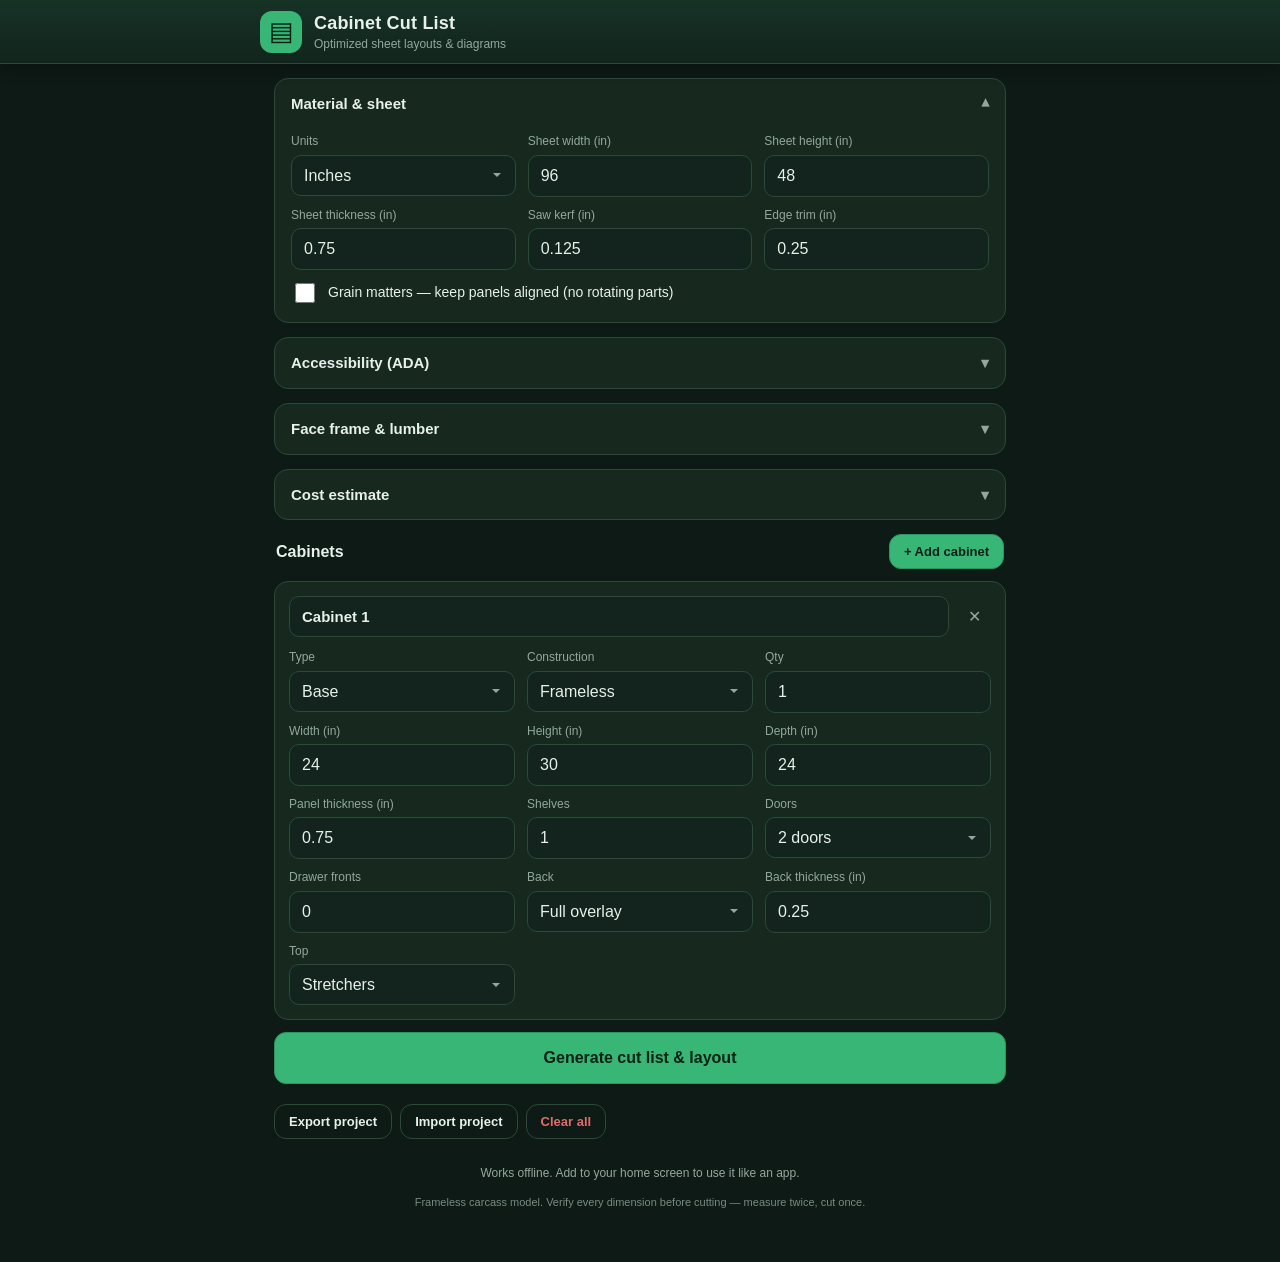
<file: index.html>
<!DOCTYPE html>
<html lang="en">
<head>
  <meta charset="UTF-8" />
  <meta name="viewport" content="width=device-width, initial-scale=1, viewport-fit=cover" />
  <meta name="theme-color" content="#12241d" />
  <meta name="apple-mobile-web-app-capable" content="yes" />
  <meta name="apple-mobile-web-app-status-bar-style" content="black-translucent" />
  <meta name="apple-mobile-web-app-title" content="Cut List" />
  <meta name="description" content="Cabinet cut list and sheet-nesting optimizer with optional ADA specs." />
  <link rel="manifest" href="manifest.webmanifest" />
  <link rel="apple-touch-icon" href="icons/apple-touch-icon.png" />
  <link rel="icon" href="icons/icon-192.png" />
  <link rel="stylesheet" href="css/styles.css" />
  <title>Cabinet Cut List</title>
</head>
<body>
  <header class="app-bar">
    <div class="app-bar-inner">
      <span class="logo">▤</span>
      <div>
        <h1>Cabinet Cut List</h1>
        <p class="tagline">Optimized sheet layouts &amp; diagrams</p>
      </div>
    </div>
  </header>

  <main>
    <!-- Material / sheet settings -->
    <details class="panel" open>
      <summary>Material &amp; sheet</summary>
      <div class="panel-body">
        <div class="field-grid">
          <label class="field">
            <span class="field-label">Units</span>
            <select id="unit" class="field-input">
              <option value="in">Inches</option>
              <option value="mm">Millimetres</option>
            </select>
          </label>
          <label class="field">
            <span class="field-label">Sheet width (<span class="unit-suffix">in</span>)</span>
            <input id="sheetW" class="field-input" type="number" inputmode="decimal" step="any" />
          </label>
          <label class="field">
            <span class="field-label">Sheet height (<span class="unit-suffix">in</span>)</span>
            <input id="sheetH" class="field-input" type="number" inputmode="decimal" step="any" />
          </label>
          <label class="field">
            <span class="field-label">Sheet thickness (<span class="unit-suffix">in</span>)</span>
            <input id="sheetThk" class="field-input" type="number" inputmode="decimal" step="any" />
          </label>
          <label class="field">
            <span class="field-label">Saw kerf (<span class="unit-suffix">in</span>)</span>
            <input id="kerf" class="field-input" type="number" inputmode="decimal" step="any" />
          </label>
          <label class="field">
            <span class="field-label">Edge trim (<span class="unit-suffix">in</span>)</span>
            <input id="trim" class="field-input" type="number" inputmode="decimal" step="any" />
          </label>
        </div>
        <label class="checkbox-row">
          <input id="grain" type="checkbox" />
          <span>Grain matters — keep panels aligned (no rotating parts)</span>
        </label>
      </div>
    </details>

    <!-- ADA -->
    <details class="panel">
      <summary>Accessibility (ADA)</summary>
      <div class="panel-body">
        <label class="checkbox-row">
          <input id="adaToggle" type="checkbox" />
          <span><strong>Enable ADA build specs</strong> — adds accessible-design targets &amp; checks</span>
        </label>
        <div id="adaSettings" hidden>
          <p class="hint">These feed the per-cabinet ADA checks. Based on the 2010 ADA
            Standards &amp; ICC A117.1. This is a build aid, not a code certification.</p>
          <div class="field-grid">
            <label class="field">
              <span class="field-label">Toe kick height (<span class="unit-suffix">in</span>)</span>
              <input id="toeKick" class="field-input" type="number" inputmode="decimal" step="any" />
            </label>
            <label class="field">
              <span class="field-label">Countertop thickness (<span class="unit-suffix">in</span>)</span>
              <input id="counterThk" class="field-input" type="number" inputmode="decimal" step="any" />
            </label>
            <label class="field">
              <span class="field-label">Wall cab. mounting ht. AFF (<span class="unit-suffix">in</span>)</span>
              <input id="mounting" class="field-input" type="number" inputmode="decimal" step="any" />
            </label>
          </div>
        </div>
      </div>
    </details>

    <!-- Face frame -->
    <details class="panel">
      <summary>Face frame &amp; lumber</summary>
      <div class="panel-body">
        <p class="hint">Set a cabinet's <strong>Construction</strong> to “Face frame” on its card to add a
          solid-lumber face frame. These settings size the frame and price the lumber.</p>
        <div class="field-grid">
          <label class="field">
            <span class="field-label">Stile width (<span class="unit-suffix">in</span>)</span>
            <input id="ffStile" class="field-input" type="number" inputmode="decimal" step="any" />
          </label>
          <label class="field">
            <span class="field-label">Rail width (<span class="unit-suffix">in</span>)</span>
            <input id="ffRail" class="field-input" type="number" inputmode="decimal" step="any" />
          </label>
          <label class="field">
            <span class="field-label">Face frame lumber cost (per <span id="ffUnit">ft</span>)</span>
            <input id="ffCost" class="field-input" type="number" inputmode="decimal" step="any" />
          </label>
          <label class="field">
            <span class="field-label">Solid front board width (<span class="unit-suffix">in</span>)</span>
            <input id="ffBoard" class="field-input" type="number" inputmode="decimal" step="any" />
          </label>
        </div>
        <label class="checkbox-row">
          <input id="ffCenter" type="checkbox" />
          <span>Add a center stile to 2-door face frames</span>
        </label>
        <label class="checkbox-row">
          <input id="ffSolid" type="checkbox" />
          <span><strong>Use the same lumber for door panels &amp; drawer fronts</strong> — build
            fronts from solid stock instead of sheet goods</span>
        </label>
      </div>
    </details>

    <!-- Estimator -->
    <details class="panel">
      <summary>Cost estimate</summary>
      <div class="panel-body">
        <label class="checkbox-row">
          <input id="estToggle" type="checkbox" />
          <span><strong>Enable cost estimate</strong> — build a customer quote from the cut list</span>
        </label>
        <div id="estSettings" hidden>
          <p class="hint">Prices feed an itemized quote (materials, edge banding, hardware,
            labor) with contingency, markup, and tax. All editable — set to 0 to skip a line.</p>
          <div class="field-grid">
            <label class="field">
              <span class="field-label">Currency symbol</span>
              <input id="currency" class="field-input" type="text" maxlength="3" />
            </label>
            <label class="field">
              <span class="field-label">Price per sheet</span>
              <input id="sheetPrice" class="field-input" type="number" inputmode="decimal" step="any" />
            </label>
            <label class="field">
              <span class="field-label">Edge banding (per <span id="bandUnit">ft</span>)</span>
              <input id="bandingPrice" class="field-input" type="number" inputmode="decimal" step="any" />
            </label>
            <label class="field">
              <span class="field-label">Hinge (each)</span>
              <input id="hingePrice" class="field-input" type="number" inputmode="decimal" step="any" />
            </label>
            <label class="field">
              <span class="field-label">Hinges per door</span>
              <input id="hingesPerDoor" class="field-input" type="number" inputmode="numeric" step="1" min="0" />
            </label>
            <label class="field">
              <span class="field-label">Pull / handle (each)</span>
              <input id="pullPrice" class="field-input" type="number" inputmode="decimal" step="any" />
            </label>
            <label class="field">
              <span class="field-label">Drawer slide (per pair)</span>
              <input id="drawerSlidePrice" class="field-input" type="number" inputmode="decimal" step="any" />
            </label>
            <label class="field">
              <span class="field-label">Shelf pin set</span>
              <input id="shelfPinSet" class="field-input" type="number" inputmode="decimal" step="any" />
            </label>
            <label class="field">
              <span class="field-label">Labor rate (per hr)</span>
              <input id="laborRate" class="field-input" type="number" inputmode="decimal" step="any" />
            </label>
            <label class="field">
              <span class="field-label">Hours per cabinet</span>
              <input id="hoursPerCabinet" class="field-input" type="number" inputmode="decimal" step="any" />
            </label>
            <label class="field">
              <span class="field-label">Contingency %</span>
              <input id="contingencyPct" class="field-input" type="number" inputmode="decimal" step="any" />
            </label>
            <label class="field">
              <span class="field-label">Markup %</span>
              <input id="markupPct" class="field-input" type="number" inputmode="decimal" step="any" />
            </label>
            <label class="field">
              <span class="field-label">Tax %</span>
              <input id="taxPct" class="field-input" type="number" inputmode="decimal" step="any" />
            </label>
          </div>
          <label class="checkbox-row">
            <input id="bandingEnabled" type="checkbox" />
            <span>Include edge banding in the estimate</span>
          </label>
        </div>
      </div>
    </details>

    <!-- Cabinets -->
    <section class="cabinets-section">
      <div class="section-head">
        <h2>Cabinets</h2>
        <button id="addCabinet" class="btn primary small">+ Add cabinet</button>
      </div>
      <div id="cabinets"></div>
    </section>

    <div class="actions">
      <button id="generate" class="btn primary">Generate cut list &amp; layout</button>
    </div>

    <!-- Results -->
    <section id="results" class="results" hidden>
      <div class="section-head">
        <h2>Results</h2>
        <div class="result-actions">
          <button id="exportCsv" class="btn small">CSV</button>
          <button id="printBtn" class="btn small">Print / PDF</button>
        </div>
      </div>
      <div id="results-body"></div>
    </section>

    <!-- Project tools -->
    <section class="project-tools">
      <button id="exportJson" class="btn ghost small">Export project</button>
      <button id="importJson" class="btn ghost small">Import project</button>
      <button id="clearBtn" class="btn ghost small danger">Clear all</button>
      <input id="importFile" type="file" accept="application/json" hidden />
    </section>

    <footer class="foot">
      <p>Works offline. Add to your home screen to use it like an app.</p>
      <p class="fine">Frameless carcass model. Verify every dimension before cutting — measure twice, cut once.</p>
    </footer>
  </main>

  <script src="js/packer.js"></script>
  <script src="js/cabinet.js"></script>
  <script src="js/ada.js"></script>
  <script src="js/iso.js"></script>
  <script src="js/estimator.js"></script>
  <script src="js/app.js"></script>
</body>
</html>
</file>
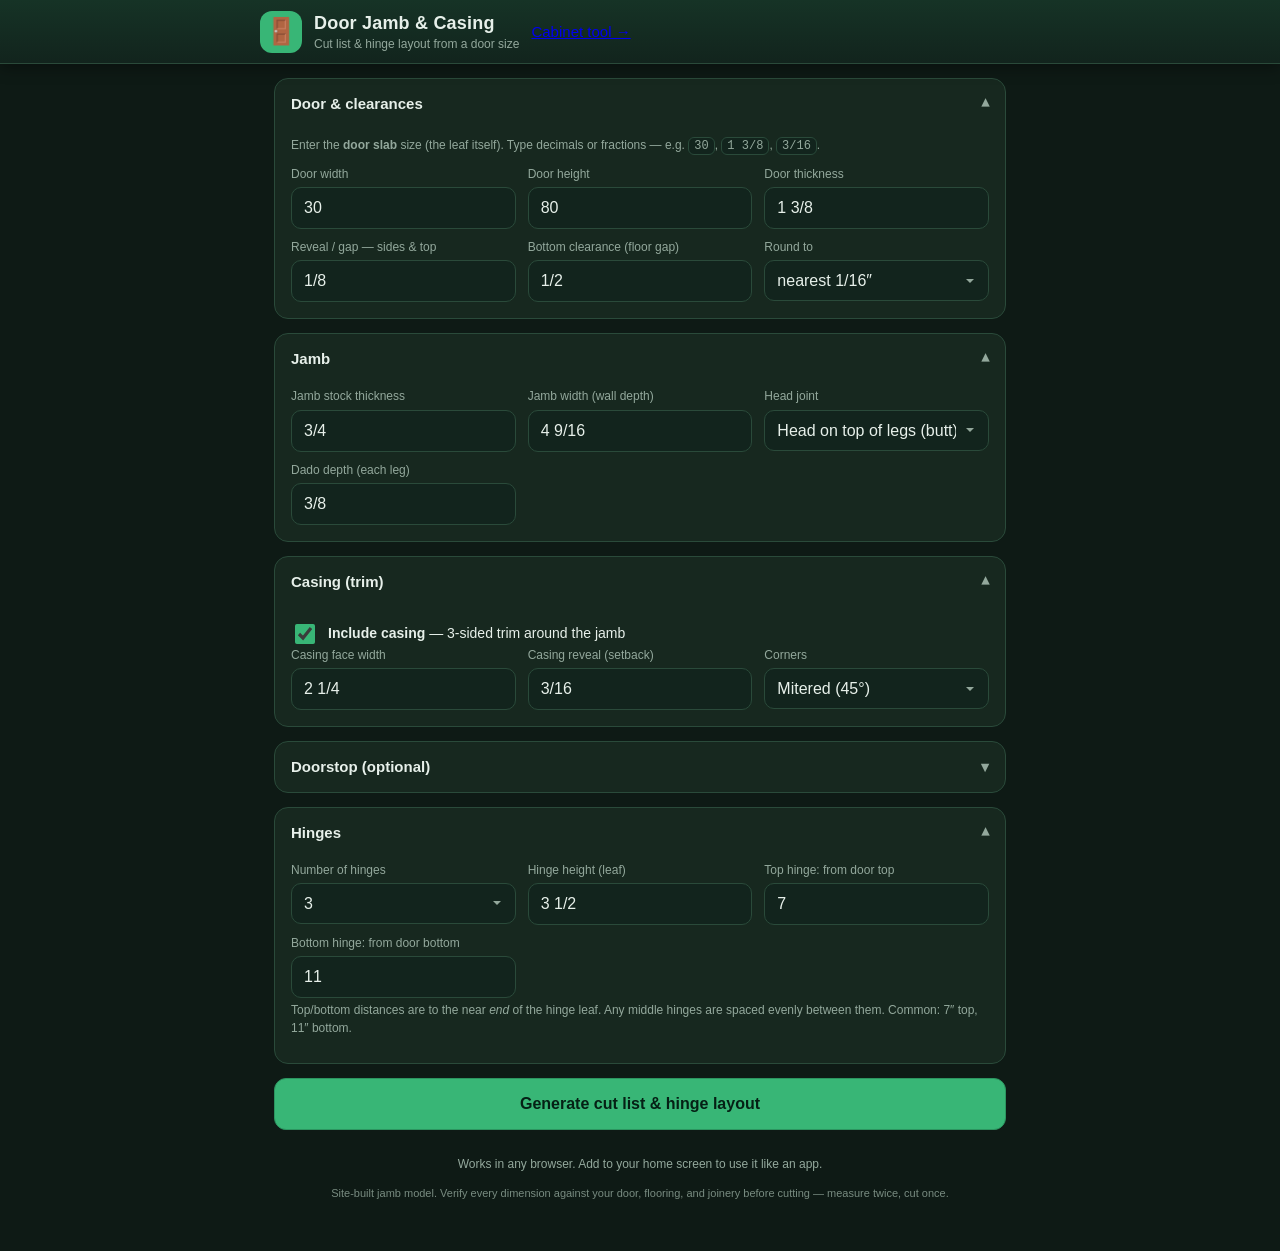
<file: door.html>
<!DOCTYPE html>
<html lang="en">
<head>
  <meta charset="UTF-8" />
  <meta name="viewport" content="width=device-width, initial-scale=1, viewport-fit=cover" />
  <meta name="theme-color" content="#12241d" />
  <meta name="apple-mobile-web-app-capable" content="yes" />
  <meta name="apple-mobile-web-app-status-bar-style" content="black-translucent" />
  <meta name="apple-mobile-web-app-title" content="Door Jamb" />
  <meta name="description" content="Enter a door's dimensions to get a jamb and casing cut list plus a hinge-placement layout." />
  <link rel="apple-touch-icon" href="icons/apple-touch-icon.png" />
  <link rel="icon" href="icons/icon-192.png" />
  <link rel="stylesheet" href="css/styles.css" />
  <link rel="stylesheet" href="css/door.css" />
  <title>Door Jamb &amp; Casing</title>
</head>
<body>
  <header class="app-bar">
    <div class="app-bar-inner">
      <span class="logo">🚪</span>
      <div>
        <h1>Door Jamb &amp; Casing</h1>
        <p class="tagline">Cut list &amp; hinge layout from a door size</p>
      </div>
      <a class="app-link" href="index.html">Cabinet tool →</a>
    </div>
  </header>

  <main>
    <!-- Door & clearances -->
    <details class="panel" open>
      <summary>Door &amp; clearances</summary>
      <div class="panel-body">
        <p class="hint">Enter the <strong>door slab</strong> size (the leaf itself). Type decimals or
          fractions — e.g. <code>30</code>, <code>1 3/8</code>, <code>3/16</code>.</p>
        <div class="field-grid">
          <label class="field">
            <span class="field-label">Door width</span>
            <input id="doorW" class="field-input" type="text" inputmode="decimal" autocomplete="off" />
          </label>
          <label class="field">
            <span class="field-label">Door height</span>
            <input id="doorH" class="field-input" type="text" inputmode="decimal" autocomplete="off" />
          </label>
          <label class="field">
            <span class="field-label">Door thickness</span>
            <input id="doorTh" class="field-input" type="text" inputmode="decimal" autocomplete="off" />
          </label>
          <label class="field">
            <span class="field-label">Reveal / gap — sides &amp; top</span>
            <input id="reveal" class="field-input" type="text" inputmode="decimal" autocomplete="off" />
          </label>
          <label class="field">
            <span class="field-label">Bottom clearance (floor gap)</span>
            <input id="bottom" class="field-input" type="text" inputmode="decimal" autocomplete="off" />
          </label>
          <label class="field">
            <span class="field-label">Round to</span>
            <select id="denom" class="field-input">
              <option value="16">nearest 1/16″</option>
              <option value="32">nearest 1/32″</option>
              <option value="8">nearest 1/8″</option>
            </select>
          </label>
        </div>
      </div>
    </details>

    <!-- Jamb -->
    <details class="panel" open>
      <summary>Jamb</summary>
      <div class="panel-body">
        <div class="field-grid">
          <label class="field">
            <span class="field-label">Jamb stock thickness</span>
            <input id="jambTh" class="field-input" type="text" inputmode="decimal" autocomplete="off" />
          </label>
          <label class="field">
            <span class="field-label">Jamb width (wall depth)</span>
            <input id="jambWidth" class="field-input" type="text" inputmode="decimal" autocomplete="off" />
          </label>
          <label class="field">
            <span class="field-label">Head joint</span>
            <select id="joinery" class="field-input">
              <option value="butt">Head on top of legs (butt)</option>
              <option value="dado">Head dadoed into legs</option>
            </select>
          </label>
          <label class="field" id="dadoField" hidden>
            <span class="field-label">Dado depth (each leg)</span>
            <input id="dadoDepth" class="field-input" type="text" inputmode="decimal" autocomplete="off" />
          </label>
        </div>
      </div>
    </details>

    <!-- Casing -->
    <details class="panel" open>
      <summary>Casing (trim)</summary>
      <div class="panel-body">
        <label class="checkbox-row">
          <input id="includeCasing" type="checkbox" checked />
          <span><strong>Include casing</strong> — 3-sided trim around the jamb</span>
        </label>
        <div id="casingSettings">
          <div class="field-grid">
            <label class="field">
              <span class="field-label">Casing face width</span>
              <input id="casingW" class="field-input" type="text" inputmode="decimal" autocomplete="off" />
            </label>
            <label class="field">
              <span class="field-label">Casing reveal (setback)</span>
              <input id="casingReveal" class="field-input" type="text" inputmode="decimal" autocomplete="off" />
            </label>
            <label class="field">
              <span class="field-label">Corners</span>
              <select id="casingCorner" class="field-input">
                <option value="miter">Mitered (45°)</option>
                <option value="butt">Butted / square</option>
              </select>
            </label>
          </div>
        </div>
      </div>
    </details>

    <!-- Doorstop -->
    <details class="panel">
      <summary>Doorstop (optional)</summary>
      <div class="panel-body">
        <label class="checkbox-row">
          <input id="includeStop" type="checkbox" />
          <span><strong>Add doorstop molding</strong> — 3 pieces nailed inside the jamb</span>
        </label>
      </div>
    </details>

    <!-- Hinges -->
    <details class="panel" open>
      <summary>Hinges</summary>
      <div class="panel-body">
        <div class="field-grid">
          <label class="field">
            <span class="field-label">Number of hinges</span>
            <select id="hingeCount" class="field-input">
              <option>2</option>
              <option selected>3</option>
              <option>4</option>
            </select>
          </label>
          <label class="field">
            <span class="field-label">Hinge height (leaf)</span>
            <input id="hingeLen" class="field-input" type="text" inputmode="decimal" autocomplete="off" />
          </label>
          <label class="field">
            <span class="field-label">Top hinge: from door top</span>
            <input id="topFromTop" class="field-input" type="text" inputmode="decimal" autocomplete="off" />
          </label>
          <label class="field">
            <span class="field-label">Bottom hinge: from door bottom</span>
            <input id="botFromBottom" class="field-input" type="text" inputmode="decimal" autocomplete="off" />
          </label>
        </div>
        <p class="hint">Top/bottom distances are to the near <em>end</em> of the hinge leaf. Any middle
          hinges are spaced evenly between them. Common: 7″ top, 11″ bottom.</p>
      </div>
    </details>

    <div class="actions">
      <button id="generate" class="btn primary">Generate cut list &amp; hinge layout</button>
    </div>

    <!-- Results -->
    <section id="results" class="results" hidden>
      <div class="section-head">
        <h2>Results</h2>
        <div class="result-actions">
          <button id="exportCsv" class="btn small">CSV</button>
          <button id="printBtn" class="btn small">Print / PDF</button>
        </div>
      </div>
      <div id="results-body"></div>
    </section>

    <footer class="foot">
      <p>Works in any browser. Add to your home screen to use it like an app.</p>
      <p class="fine">Site-built jamb model. Verify every dimension against your door, flooring, and
        joinery before cutting — measure twice, cut once.</p>
    </footer>
  </main>

  <script src="js/door.js"></script>
</body>
</html>
</file>
<file: css/styles.css>
/* Cabinet Cut List — mobile-first styles. Dark, shop-friendly, high contrast. */
:root {
  --bg: #0e1a15;
  --bg-2: #12241d;
  --panel: #16302604;
  --card: #17281f;
  --card-2: #1d3328;
  --line: #2a4a3a;
  --text: #e7f0ea;
  --muted: #93a89c;
  --accent: #38b676;
  --accent-2: #2c9560;
  --danger: #e06b6b;
  --warn: #d9a441;
  --radius: 14px;
  --shadow: 0 4px 14px rgba(0, 0, 0, 0.35);
}

* { box-sizing: border-box; }
html, body { margin: 0; padding: 0; }
body {
  background: var(--bg);
  color: var(--text);
  font: 15px/1.45 -apple-system, BlinkMacSystemFont, "Segoe UI", Roboto, Helvetica, Arial, sans-serif;
  -webkit-text-size-adjust: 100%;
  padding-bottom: env(safe-area-inset-bottom);
}

/* App bar */
.app-bar {
  position: sticky; top: 0; z-index: 20;
  background: linear-gradient(180deg, #163326, #12241d);
  border-bottom: 1px solid var(--line);
  padding: calc(env(safe-area-inset-top) + 10px) 16px 10px;
  box-shadow: var(--shadow);
}
.app-bar-inner { display: flex; align-items: center; gap: 12px; max-width: 760px; margin: 0 auto; }
.logo {
  font-size: 26px; width: 42px; height: 42px; flex: 0 0 42px;
  display: grid; place-items: center;
  background: var(--accent); color: #062015; border-radius: 12px;
}
.app-bar h1 { font-size: 18px; margin: 0; letter-spacing: 0.2px; }
.tagline { margin: 0; font-size: 12px; color: var(--muted); }

main { max-width: 760px; margin: 0 auto; padding: 14px 14px 40px; }

/* Panels (collapsible) */
.panel {
  background: var(--card); border: 1px solid var(--line);
  border-radius: var(--radius); margin-bottom: 14px; overflow: hidden;
}
.panel > summary {
  cursor: pointer; padding: 14px 16px; font-weight: 600; list-style: none;
  display: flex; align-items: center; justify-content: space-between;
}
.panel > summary::-webkit-details-marker { display: none; }
.panel > summary::after { content: "▾"; color: var(--muted); transition: transform .2s; }
.panel[open] > summary::after { transform: rotate(180deg); }
.panel-body { padding: 4px 16px 16px; }

/* Fields */
.field-grid {
  display: grid; grid-template-columns: repeat(2, 1fr); gap: 10px 12px;
}
.field { display: flex; flex-direction: column; gap: 4px; }
.field-label { font-size: 12px; color: var(--muted); }
.field-input, .cab-name {
  background: var(--bg-2); color: var(--text);
  border: 1px solid var(--line); border-radius: 10px;
  padding: 11px 12px; font-size: 16px; /* 16px avoids iOS zoom-on-focus */
  width: 100%; -webkit-appearance: none; appearance: none;
}
.field-input:focus, .cab-name:focus { outline: 2px solid var(--accent); border-color: var(--accent); }
select.field-input {
  background-image: url("data:image/svg+xml;utf8,<svg xmlns='http://www.w3.org/2000/svg' width='12' height='12' viewBox='0 0 12 12'><path fill='%2393a89c' d='M2 4l4 4 4-4z'/></svg>");
  background-repeat: no-repeat; background-position: right 12px center; padding-right: 32px;
}

.checkbox-row { display: flex; align-items: flex-start; gap: 10px; margin-top: 12px; font-size: 14px; }
.checkbox-row input { width: 20px; height: 20px; margin-top: 1px; accent-color: var(--accent); flex: 0 0 auto; }
.hint { font-size: 12px; color: var(--muted); margin: 4px 0 10px; }

/* Sections */
.section-head { display: flex; align-items: center; justify-content: space-between; margin: 6px 2px 12px; }
.section-head h2 { font-size: 16px; margin: 0; }
.cabinets-section { margin-top: 4px; }

/* Cabinet cards */
.card { background: var(--card); border: 1px solid var(--line); border-radius: var(--radius); padding: 14px; margin-bottom: 12px; }
.card-head { display: flex; gap: 8px; align-items: center; margin-bottom: 12px; }
.cab-name { font-weight: 600; font-size: 15px; }
.empty { color: var(--muted); text-align: center; padding: 20px; }

/* Buttons */
.btn {
  border: 1px solid var(--line); background: var(--card-2); color: var(--text);
  border-radius: 12px; padding: 13px 18px; font-size: 15px; font-weight: 600;
  cursor: pointer; -webkit-appearance: none;
}
.btn:active { transform: translateY(1px); }
.btn.primary { background: var(--accent); border-color: var(--accent-2); color: #052015; }
.btn.small { padding: 9px 14px; font-size: 13px; }
.btn.ghost { background: transparent; }
.btn.danger { color: var(--danger); }
.icon-btn {
  background: transparent; border: none; color: var(--muted);
  font-size: 16px; width: 34px; height: 34px; border-radius: 8px; cursor: pointer; flex: 0 0 auto;
}
.icon-btn.danger:hover { color: var(--danger); }
.actions { margin: 8px 0 20px; }
.actions .btn { width: 100%; padding: 16px; font-size: 16px; }

/* ADA */
.ada-panel { margin-top: 12px; border-top: 1px dashed var(--line); padding-top: 12px; }
.ada-title { font-size: 12px; text-transform: uppercase; letter-spacing: .06em; color: var(--muted); margin-bottom: 8px; }
.ada-check { display: flex; gap: 10px; align-items: flex-start; padding: 6px 0; }
.ada-badge {
  font-size: 10px; font-weight: 700; padding: 3px 6px; border-radius: 6px; flex: 0 0 auto; margin-top: 1px;
  min-width: 42px; text-align: center;
}
.ada-pass .ada-badge { background: #1c3b2a; color: #6fdca0; }
.ada-warn .ada-badge { background: #3d2f18; color: var(--warn); }
.ada-info .ada-badge { background: #1e2f3d; color: #7fb6d9; }
.ada-label { font-size: 13px; font-weight: 600; }
.ada-detail { font-size: 12px; color: var(--muted); }

/* Results */
.results { margin-top: 8px; }
.result-actions, .project-tools { display: flex; gap: 8px; flex-wrap: wrap; }
.project-tools { margin-top: 18px; }
.summary { display: grid; grid-template-columns: repeat(4, 1fr); gap: 8px; margin-bottom: 16px; }
.stat { background: var(--card-2); border: 1px solid var(--line); border-radius: 12px; padding: 10px 8px; text-align: center; }
.stat-value { font-size: 22px; font-weight: 700; color: var(--accent); }
.stat-label { font-size: 11px; color: var(--muted); }
.warn-box { background: #3a2a16; border: 1px solid var(--warn); color: #f0d9a8; padding: 12px; border-radius: 10px; margin-bottom: 14px; font-size: 13px; }

.group { margin-bottom: 26px; }
.group-title { font-size: 15px; margin: 0 0 10px; padding-bottom: 6px; border-bottom: 1px solid var(--line); }

.cutlist { width: 100%; border-collapse: collapse; font-size: 13px; margin-bottom: 14px; }
.cutlist th { text-align: left; color: var(--muted); font-weight: 600; padding: 6px 8px; border-bottom: 1px solid var(--line); }
.cutlist td { padding: 7px 8px; border-bottom: 1px solid #1e3529; }
.tag-dot { display: inline-block; width: 10px; height: 10px; border-radius: 3px; vertical-align: middle; }

/* 3D cabinet drawings */
.drawing-grid { display: grid; grid-template-columns: 1fr; gap: 14px; }
.drawing-card { background: var(--card-2); border: 1px solid var(--line); border-radius: 12px; padding: 12px; }
.drawing-head { display: flex; flex-wrap: wrap; justify-content: space-between; align-items: baseline; gap: 6px; margin-bottom: 6px; }
.drawing-name { font-weight: 700; font-size: 14px; }
.drawing-dims { font-size: 12px; color: var(--muted); }
.cab3d { width: 100%; height: auto; display: block; max-height: 46vh; }
.cab3d .dimline { stroke: var(--text); stroke-width: 1; }
.cab3d .dimext { stroke: var(--muted); stroke-width: 0.8; stroke-dasharray: 3 2; }
.cab3d .dimarrow { fill: var(--text); }
.cab3d .dimtext { fill: var(--text); font-size: 15px; font-weight: 600; font-family: inherit; }
@media (min-width: 620px) { .drawing-grid { grid-template-columns: repeat(2, 1fr); } }

/* Diagrams */
.diagrams { display: flex; flex-direction: column; gap: 14px; }
.diagram { background: var(--card-2); border: 1px solid var(--line); border-radius: 12px; padding: 10px; }
.diagram-cap { font-size: 12px; color: var(--muted); margin-bottom: 8px; }
.sheet-svg { width: 100%; height: auto; display: block; }
.sheet-bg { fill: #0b1712; stroke: #3a5a49; stroke-width: 1; }
.part-label { font-size: 7px; fill: #f2f7f4; font-family: inherit; pointer-events: none; }

.foot { margin-top: 26px; text-align: center; color: var(--muted); font-size: 12px; }
.foot .fine { font-size: 11px; opacity: .8; }

/* Cost estimate */
.stat-wide { grid-column: span 2; }
.estimate-table .est-group-row td { color: var(--accent); font-weight: 700; font-size: 12px; text-transform: uppercase; letter-spacing: .04em; padding-top: 12px; border-bottom: 1px solid var(--line); }
.estimate-table .est-item { padding-left: 4px; }
.estimate-table .est-amt { text-align: right; font-variant-numeric: tabular-nums; }
.estimate-table th:last-child { text-align: right; }
.estimate-table .est-subtotal-row td { border-top: 2px solid var(--line); border-bottom: 2px solid var(--line); font-weight: 700; padding-top: 9px; padding-bottom: 9px; }
.estimate-table .est-subtotal-row .est-amt { color: var(--accent); }
.est-totals { margin-top: 14px; border-top: 1px solid var(--line); padding-top: 10px; }
.est-total-row { display: flex; justify-content: space-between; padding: 5px 2px; font-size: 14px; }
.est-total-label { color: var(--muted); }
.est-total-value { font-variant-numeric: tabular-nums; }
.est-grand { border-top: 1px solid var(--line); margin-top: 4px; padding-top: 10px; font-size: 20px; font-weight: 800; }
.est-grand .est-total-label { color: var(--text); }
.est-grand .est-total-value { color: var(--accent); }
.est-note { font-size: 11px; color: var(--muted); margin-top: 10px; }

/* Wider screens */
@media (min-width: 620px) {
  .field-grid { grid-template-columns: repeat(3, 1fr); }
}

/* Print — clean cut list + diagrams on paper */
@media print {
  body { background: #fff; color: #000; }
  .app-bar, .panel, .cabinets-section, .actions, .project-tools, .foot,
  .result-actions, .section-head button { display: none !important; }
  main { max-width: none; padding: 0; }
  .results { display: block !important; }
  .stat, .card, .diagram, .group, .drawing-card { break-inside: avoid; }
  .cab3d .dimline, .cab3d .dimarrow, .cab3d .dimtext { stroke: #000; fill: #000; }
  .cab3d .dimext { stroke: #666; }
  .drawing-name, .drawing-dims { color: #000; }
  .drawing-card { background: #fff; border-color: #999; }
  .est-group-row td { color: #000 !important; }
  .est-subtotal-row td, .est-subtotal-row .est-amt { color: #000 !important; border-color: #666 !important; }
  .est-grand .est-total-value, .estimate-table .est-amt { color: #000 !important; }
  .est-total-label, .est-total-value, .est-note { color: #000 !important; }
  .stat-value { color: #000; }
  .summary { grid-template-columns: repeat(4, 1fr); }
  .stat, .diagram, .cutlist td, .cutlist th, .group-title { border-color: #999 !important; }
  .diagram { background: #fff; }
  .sheet-bg { fill: #f4f4f4; stroke: #333; }
  .part-label { fill: #000; }
  .cutlist td, .cutlist th { color: #000; }
  .group-title, .stat-label, .diagram-cap { color: #000; }
}
</file>
<file: css/door.css>
/* Door Jamb & Casing — styles layered on top of styles.css. */

code {
  background: var(--bg-2); border: 1px solid var(--line);
  border-radius: 6px; padding: 1px 5px; font-size: 12px;
}

/* Cut-list value emphasis */
.cutlist td.val { font-variant-numeric: tabular-nums; font-weight: 600; }
.cutlist .sub { color: var(--muted); font-weight: 400; font-size: 12px; }
.piece-dot { display: inline-block; width: 10px; height: 10px; border-radius: 3px; vertical-align: middle; margin-right: 6px; }

/* Hinge table */
.hinge-table { width: 100%; border-collapse: collapse; font-size: 13px; margin-bottom: 14px; }
.hinge-table th { text-align: left; color: var(--muted); font-weight: 600; padding: 6px 8px; border-bottom: 1px solid var(--line); }
.hinge-table td { padding: 8px; border-bottom: 1px solid #1e3529; font-variant-numeric: tabular-nums; }
.hinge-table td.val { font-weight: 600; }

/* Elevation diagrams */
.elevations { display: grid; grid-template-columns: 1fr; gap: 14px; }
@media (min-width: 620px) { .elevations { grid-template-columns: 1fr 1fr; } }
.elevation { background: var(--card-2); border: 1px solid var(--line); border-radius: 12px; padding: 12px; }
.elevation-cap { font-size: 12px; color: var(--muted); margin-bottom: 8px; }
.elev-svg { width: 100%; height: auto; display: block; }

/* SVG parts */
.elev-svg .casing { fill: #24503b; stroke: #3a6b50; stroke-width: 1; }
.elev-svg .jamb { fill: #2f5f47; stroke: #46765b; stroke-width: 1; }
.elev-svg .door { fill: #13241c; stroke: #4f7d63; stroke-width: 1.5; }
.elev-svg .hinge { fill: var(--accent); stroke: #0c2a1c; stroke-width: 0.75; }
.elev-svg .floor { stroke: #6f8a7c; stroke-width: 1.5; }
.elev-svg .dimline { stroke: var(--text); stroke-width: 1; }
.elev-svg .dimext { stroke: var(--muted); stroke-width: 0.8; stroke-dasharray: 3 2; }
.elev-svg .dimarrow { fill: var(--text); }
.elev-svg .dimtext { fill: var(--text); font-size: 11px; font-weight: 600; font-family: inherit; }
.elev-svg .facetext { fill: var(--muted); font-size: 10px; font-family: inherit; }

.note-box { background: var(--card-2); border: 1px solid var(--line); color: var(--muted);
  padding: 12px; border-radius: 10px; margin-bottom: 14px; font-size: 12px; }
.note-box strong { color: var(--text); }

@media print {
  .app-link { display: none !important; }
  .elev-svg .casing { fill: #e5e5e5; stroke: #999; }
  .elev-svg .jamb { fill: #f0f0f0; stroke: #999; }
  .elev-svg .door { fill: #fff; stroke: #333; }
  .elev-svg .hinge { fill: #333; stroke: #000; }
  .elev-svg .floor { stroke: #333; }
  .elev-svg .dimline, .elev-svg .dimarrow, .elev-svg .dimtext { stroke: #000; fill: #000; }
  .elev-svg .dimext { stroke: #666; }
  .elev-svg .facetext { fill: #333; }
  .elevation, .note-box { background: #fff; border-color: #999; break-inside: avoid; }
  .hinge-table td, .hinge-table th { color: #000; border-color: #999; }
}
</file>
